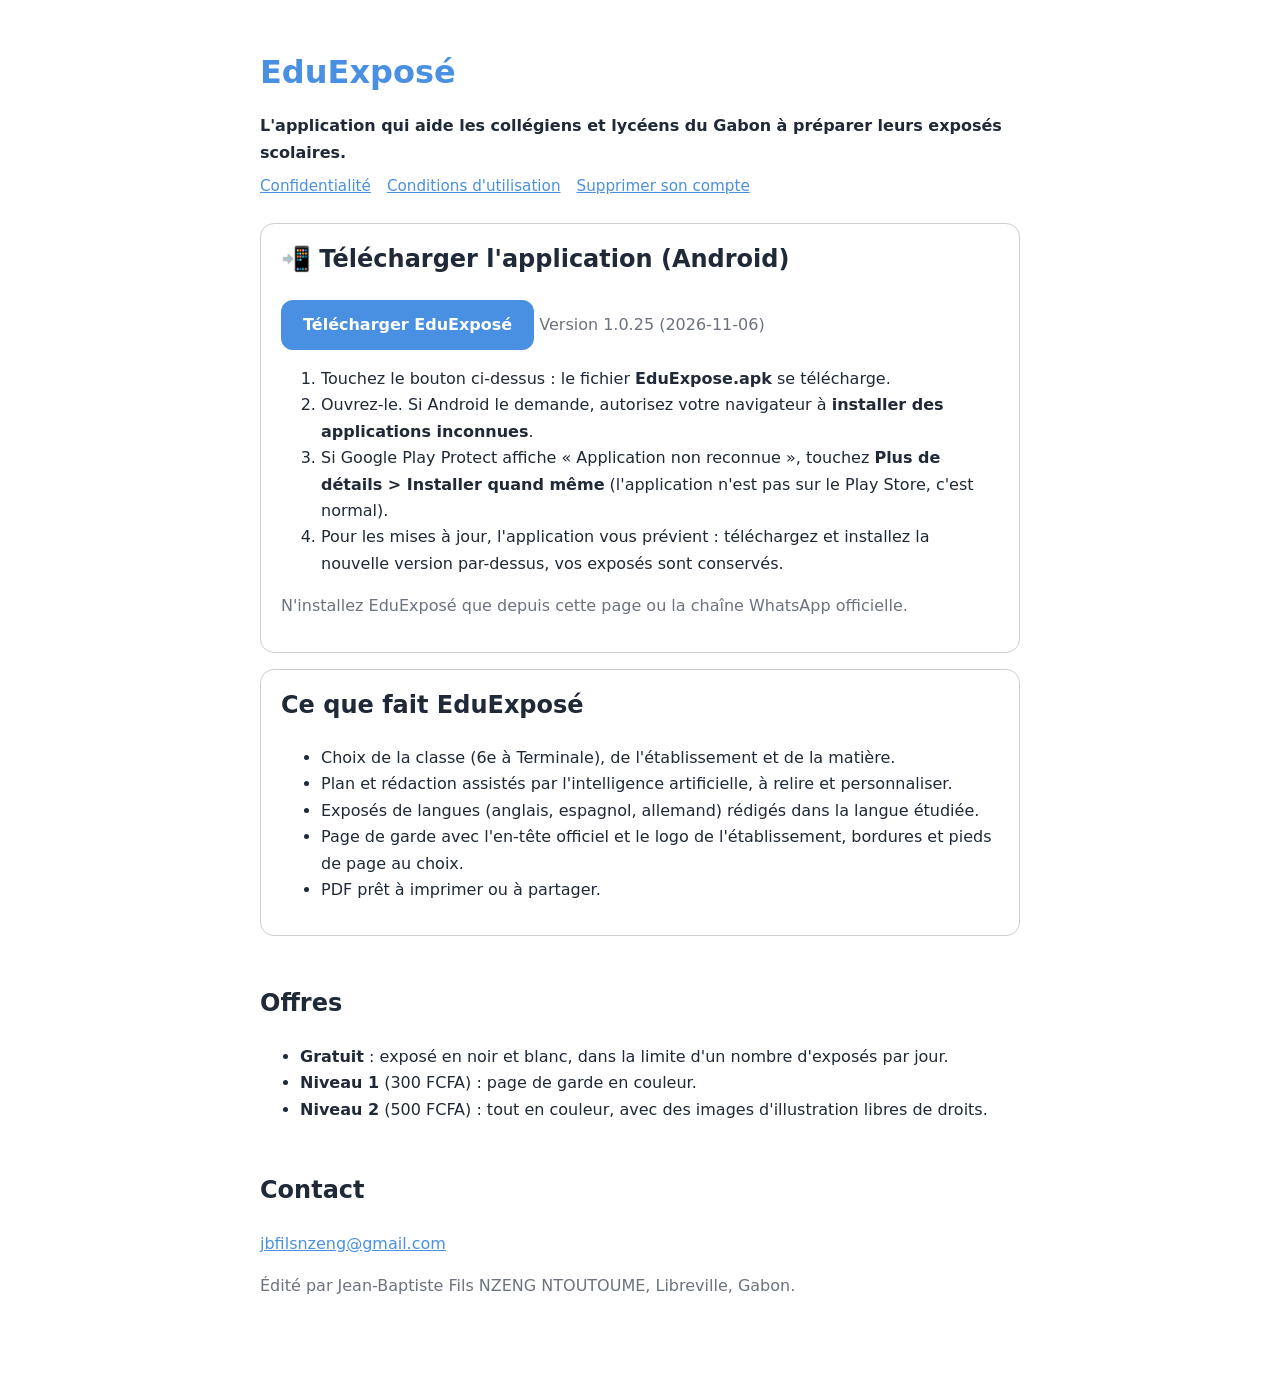
<file: index.html>
<!doctype html>
<html lang="fr"><head><meta charset="utf-8"><meta name="viewport" content="width=device-width,initial-scale=1">
<title>EduExposé – Exposés scolaires avec l'IA</title>
<meta name="description" content="EduExposé aide les collégiens et lycéens du Gabon à préparer leurs exposés scolaires : plan, rédaction assistée par l'IA, page de garde et PDF prêt à imprimer.">
<link rel="stylesheet" href="_style.css"></head><body>
<h1>EduExposé</h1>
<p><strong>L'application qui aide les collégiens et lycéens du Gabon à préparer leurs exposés scolaires.</strong></p>
<nav><a href="confidentialite.html">Confidentialité</a><a href="conditions.html">Conditions d'utilisation</a><a href="suppression-compte.html">Supprimer son compte</a></nav>

<div class="card" id="telecharger">
<h2 style="margin-top:0">📲 Télécharger l'application (Android)</h2>
<p><a class="btn" href="https://github.com/Jbfils1997/eduexpose-site/releases/latest/download/EduExpose.apk">Télécharger EduExposé</a>
<span class="muted" id="version"></span></p>
<ol>
  <li>Touchez le bouton ci-dessus : le fichier <strong>EduExpose.apk</strong> se télécharge.</li>
  <li>Ouvrez-le. Si Android le demande, autorisez votre navigateur à <strong>installer des applications inconnues</strong>.</li>
  <li>Si Google Play Protect affiche « Application non reconnue », touchez <strong>Plus de détails &gt; Installer quand même</strong> (l'application n'est pas sur le Play Store, c'est normal).</li>
  <li>Pour les mises à jour, l'application vous prévient : téléchargez et installez la nouvelle version par-dessus, vos exposés sont conservés.</li>
</ol>
<p class="muted">N'installez EduExposé que depuis cette page ou la chaîne WhatsApp officielle.</p>
</div>

<div class="card">
<h2 style="margin-top:0">Ce que fait EduExposé</h2>
<ul>
  <li>Choix de la classe (6e à Terminale), de l'établissement et de la matière.</li>
  <li>Plan et rédaction assistés par l'intelligence artificielle, à relire et personnaliser.</li>
  <li>Exposés de langues (anglais, espagnol, allemand) rédigés dans la langue étudiée.</li>
  <li>Page de garde avec l'en-tête officiel et le logo de l'établissement, bordures et pieds de page au choix.</li>
  <li>PDF prêt à imprimer ou à partager.</li>
</ul>
</div>

<h2>Offres</h2>
<ul>
  <li><strong>Gratuit</strong> : exposé en noir et blanc, dans la limite d'un nombre d'exposés par jour.</li>
  <li><strong>Niveau 1</strong> (300 FCFA) : page de garde en couleur.</li>
  <li><strong>Niveau 2</strong> (500 FCFA) : tout en couleur, avec des images d'illustration libres de droits.</li>
</ul>

<h2>Contact</h2>
<p><a href="mailto:jbfilsnzeng@gmail.com">jbfilsnzeng@gmail.com</a></p>
<p class="muted">Édité par Jean-Baptiste Fils NZENG NTOUTOUME, Libreville, Gabon.</p>
<script>
fetch('version.json?t=' + Date.now()).then(r => r.ok ? r.json() : null).then(v => {
  if (v && v.version) document.getElementById('version').textContent = ' Version ' + v.version + (v.date ? ' (' + v.date + ')' : '');
}).catch(() => {});
</script>
</body></html>
</file>
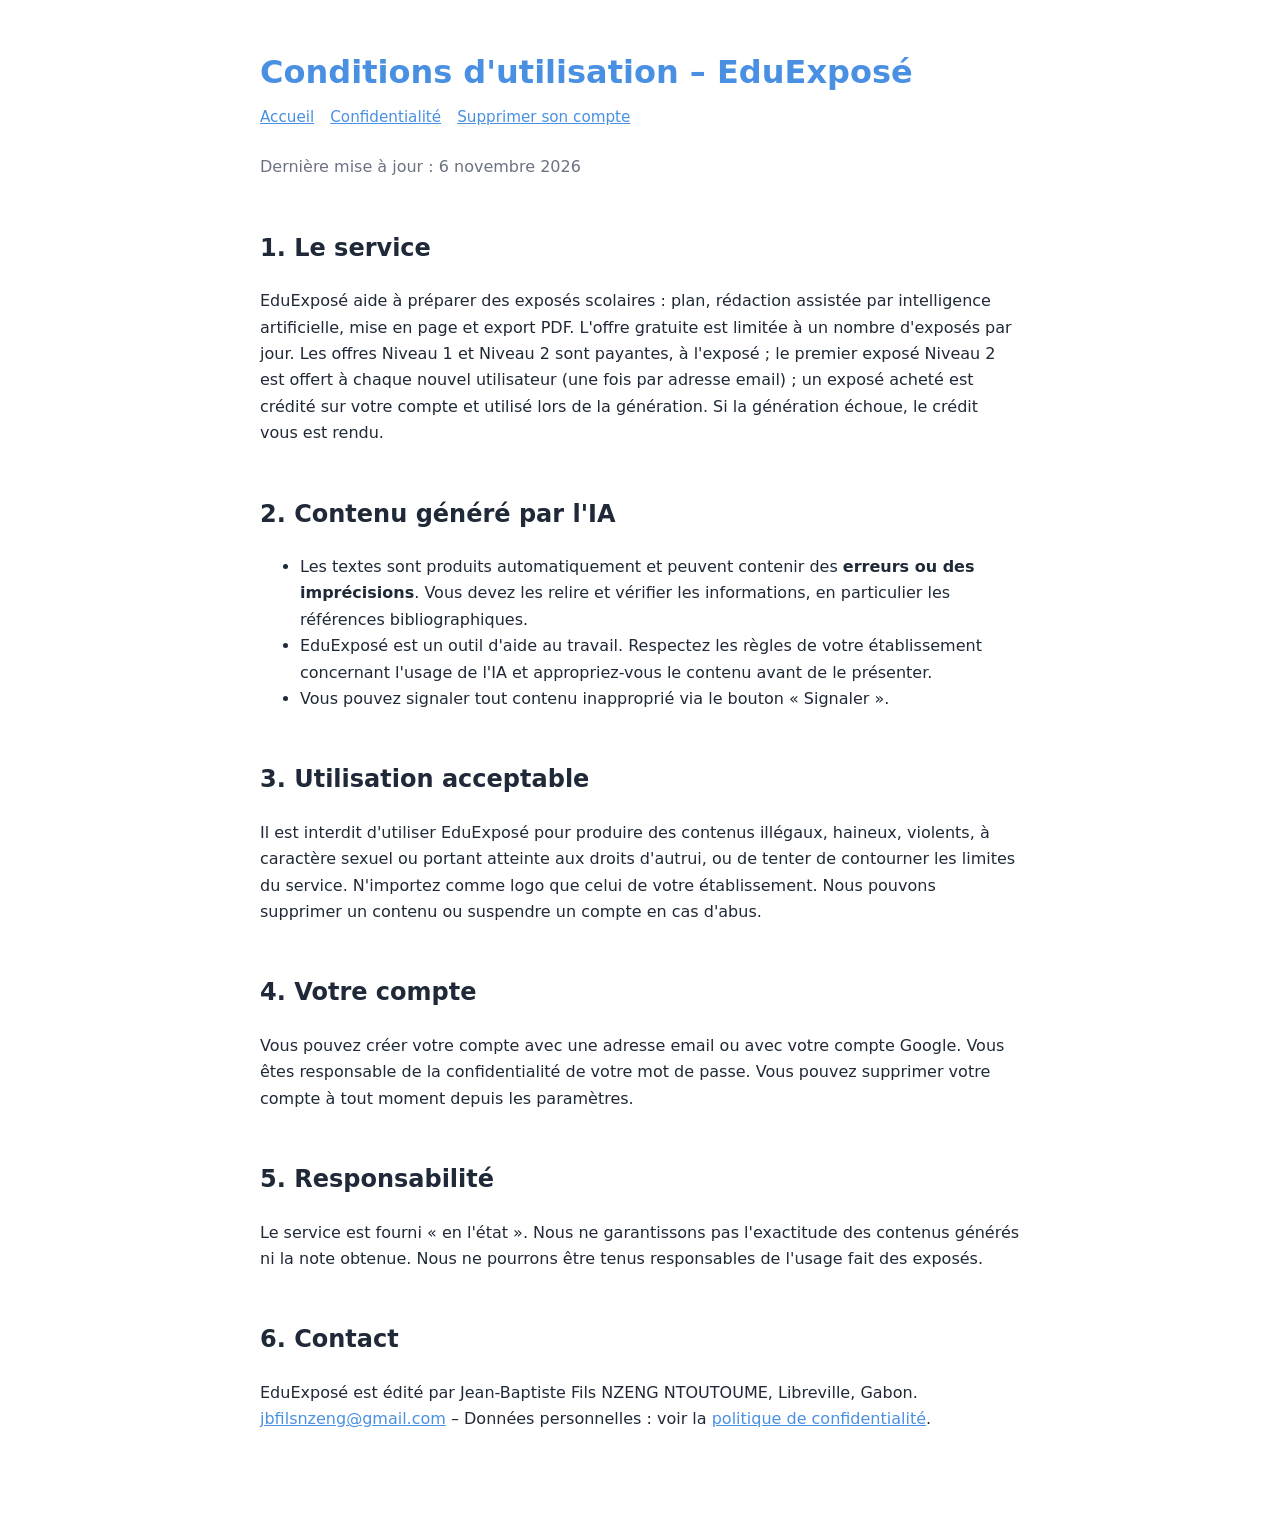
<file: conditions.html>
<!doctype html>
<html lang="fr"><head><meta charset="utf-8"><meta name="viewport" content="width=device-width,initial-scale=1">
<title>EduExposé – Conditions d'utilisation</title><link rel="stylesheet" href="_style.css"></head><body>
<h1>Conditions d'utilisation – EduExposé</h1>
<nav><a href="index.html">Accueil</a><a href="confidentialite.html">Confidentialité</a><a href="suppression-compte.html">Supprimer son compte</a></nav>
<p class="muted">Dernière mise à jour : 6 novembre 2026</p>

<h2>1. Le service</h2>
<p>EduExposé aide à préparer des exposés scolaires : plan, rédaction assistée par intelligence artificielle, mise en page et export PDF. L'offre gratuite est limitée à un nombre d'exposés par jour. Les offres Niveau 1 et Niveau 2 sont payantes, à l'exposé ; le premier exposé Niveau 2 est offert à chaque nouvel utilisateur (une fois par adresse email) ; un exposé acheté est crédité sur votre compte et utilisé lors de la génération. Si la génération échoue, le crédit vous est rendu.</p>

<h2>2. Contenu généré par l'IA</h2>
<ul>
  <li>Les textes sont produits automatiquement et peuvent contenir des <strong>erreurs ou des imprécisions</strong>. Vous devez les relire et vérifier les informations, en particulier les références bibliographiques.</li>
  <li>EduExposé est un outil d'aide au travail. Respectez les règles de votre établissement concernant l'usage de l'IA et appropriez-vous le contenu avant de le présenter.</li>
  <li>Vous pouvez signaler tout contenu inapproprié via le bouton « Signaler ».</li>
</ul>

<h2>3. Utilisation acceptable</h2>
<p>Il est interdit d'utiliser EduExposé pour produire des contenus illégaux, haineux, violents, à caractère sexuel ou portant atteinte aux droits d'autrui, ou de tenter de contourner les limites du service. N'importez comme logo que celui de votre établissement. Nous pouvons supprimer un contenu ou suspendre un compte en cas d'abus.</p>

<h2>4. Votre compte</h2>
<p>Vous pouvez créer votre compte avec une adresse email ou avec votre compte Google. Vous êtes responsable de la confidentialité de votre mot de passe. Vous pouvez supprimer votre compte à tout moment depuis les paramètres.</p>

<h2>5. Responsabilité</h2>
<p>Le service est fourni « en l'état ». Nous ne garantissons pas l'exactitude des contenus générés ni la note obtenue. Nous ne pourrons être tenus responsables de l'usage fait des exposés.</p>

<h2>6. Contact</h2>
<p>EduExposé est édité par Jean-Baptiste Fils NZENG NTOUTOUME, Libreville, Gabon. <a href="mailto:jbfilsnzeng@gmail.com">jbfilsnzeng@gmail.com</a> – Données personnelles : voir la <a href="confidentialite.html">politique de confidentialité</a>.</p>
</body></html>
</file>
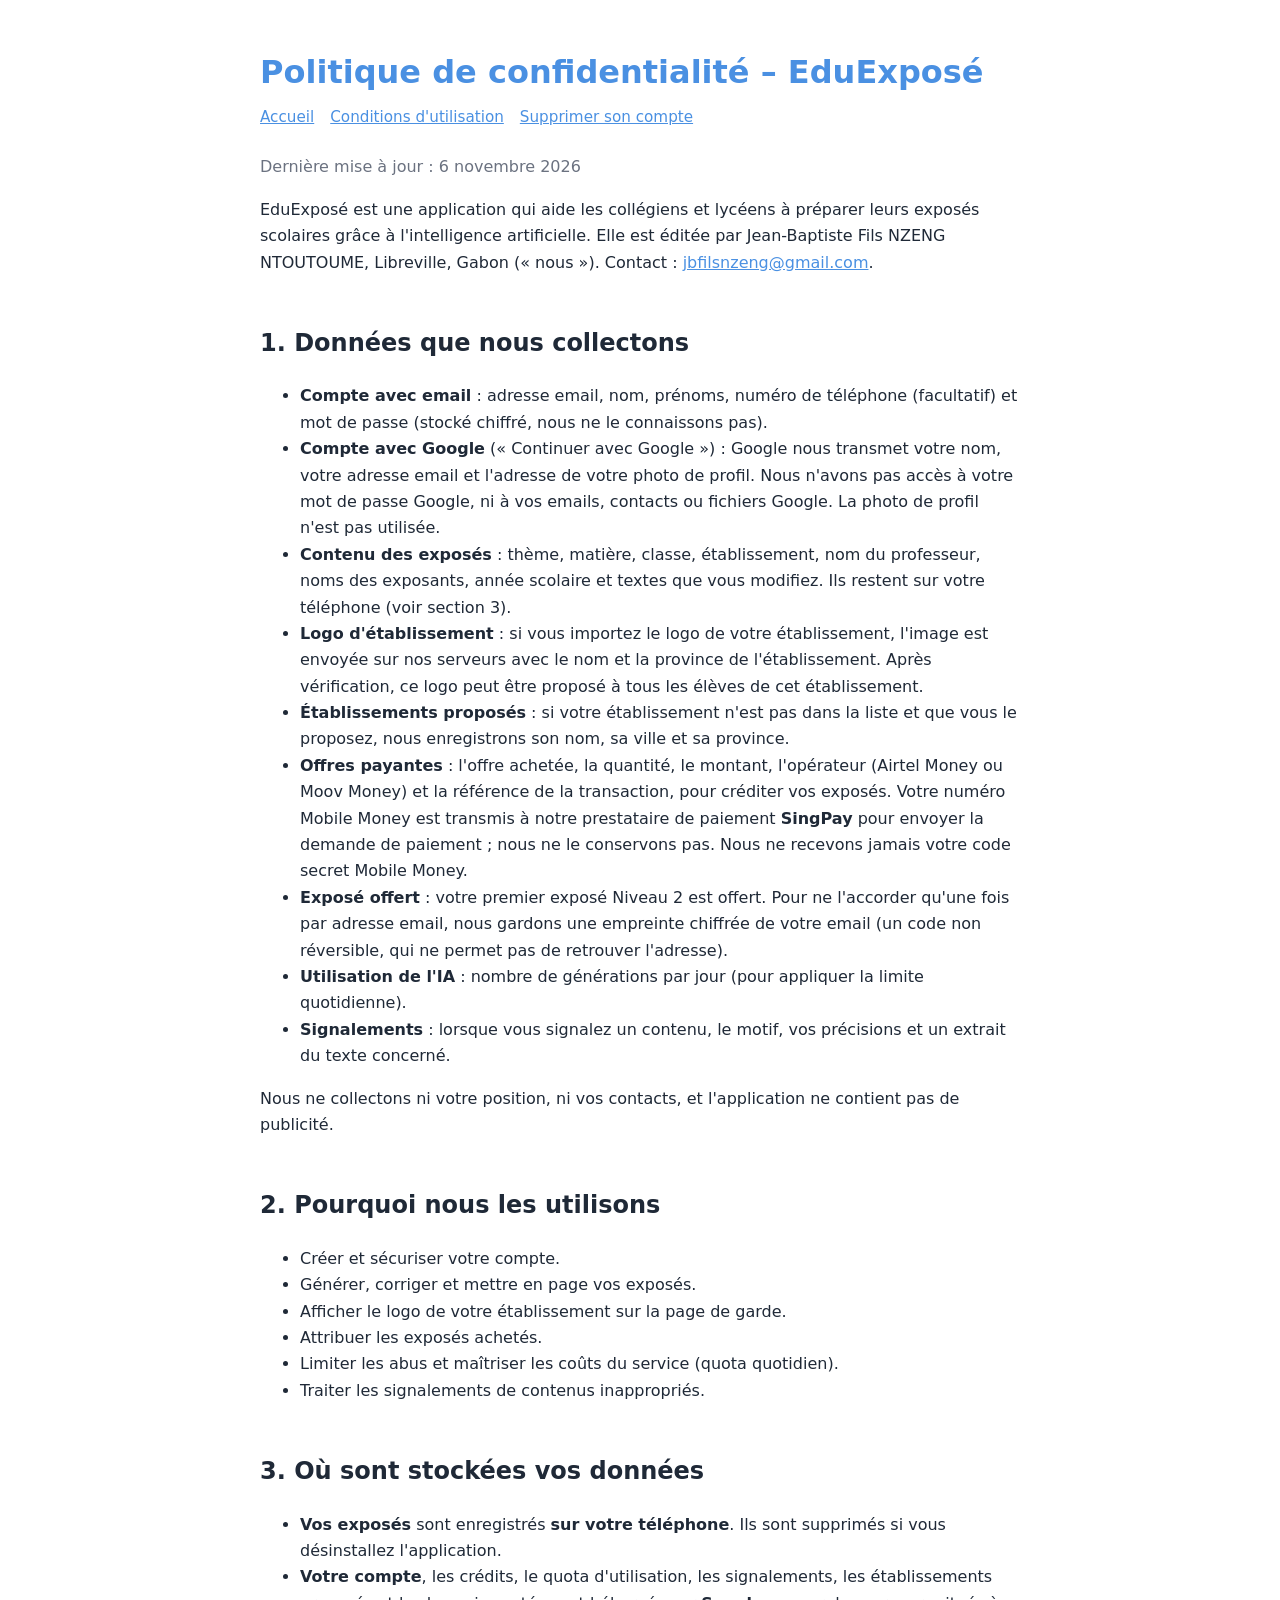
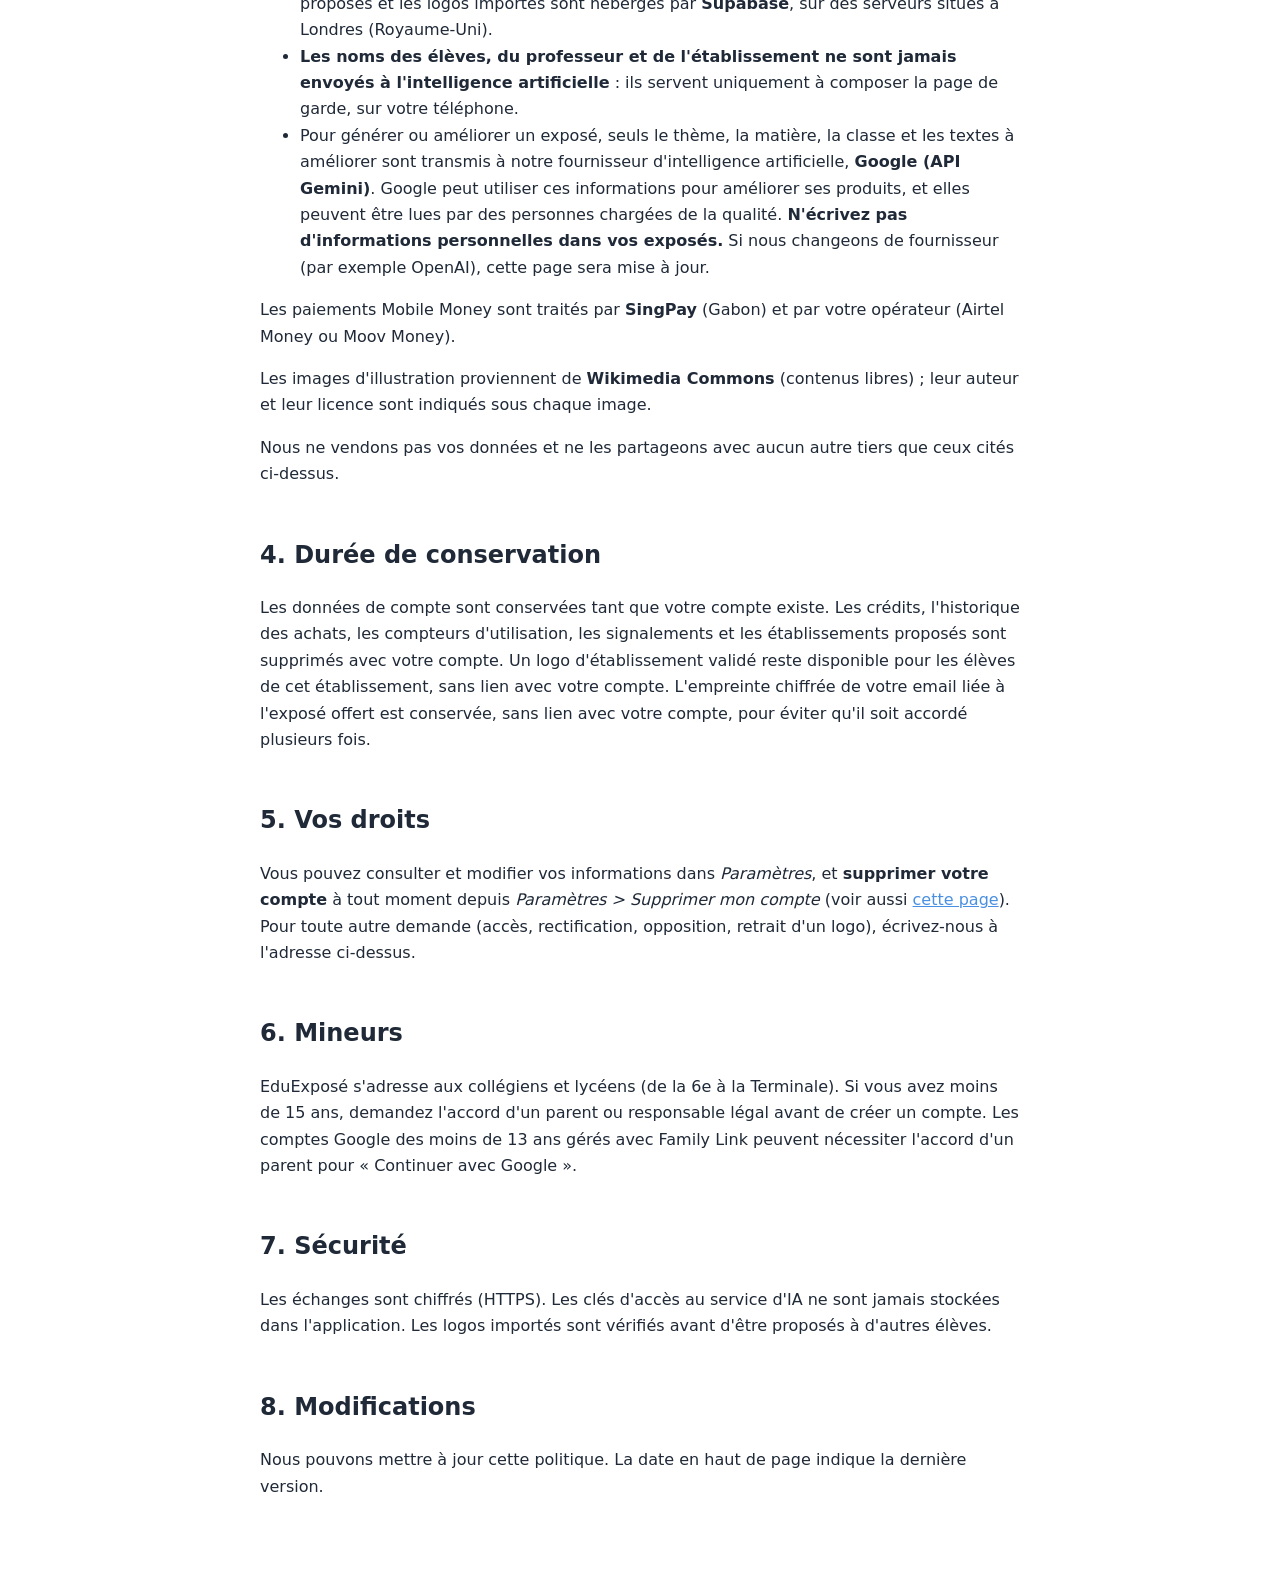
<file: confidentialite.html>
<!doctype html>
<html lang="fr"><head><meta charset="utf-8"><meta name="viewport" content="width=device-width,initial-scale=1">
<title>EduExposé – Politique de confidentialité</title><link rel="stylesheet" href="_style.css"></head><body>
<h1>Politique de confidentialité – EduExposé</h1>
<nav><a href="index.html">Accueil</a><a href="conditions.html">Conditions d'utilisation</a><a href="suppression-compte.html">Supprimer son compte</a></nav>
<p class="muted">Dernière mise à jour : 6 novembre 2026</p>

<p>EduExposé est une application qui aide les collégiens et lycéens à préparer leurs exposés scolaires grâce à l'intelligence artificielle. Elle est éditée par Jean-Baptiste Fils NZENG NTOUTOUME, Libreville, Gabon (« nous »). Contact : <a href="mailto:jbfilsnzeng@gmail.com">jbfilsnzeng@gmail.com</a>.</p>

<h2>1. Données que nous collectons</h2>
<ul>
  <li><strong>Compte avec email</strong> : adresse email, nom, prénoms, numéro de téléphone (facultatif) et mot de passe (stocké chiffré, nous ne le connaissons pas).</li>
  <li><strong>Compte avec Google</strong> (« Continuer avec Google ») : Google nous transmet votre nom, votre adresse email et l'adresse de votre photo de profil. Nous n'avons pas accès à votre mot de passe Google, ni à vos emails, contacts ou fichiers Google. La photo de profil n'est pas utilisée.</li>
  <li><strong>Contenu des exposés</strong> : thème, matière, classe, établissement, nom du professeur, noms des exposants, année scolaire et textes que vous modifiez. Ils restent sur votre téléphone (voir section 3).</li>
  <li><strong>Logo d'établissement</strong> : si vous importez le logo de votre établissement, l'image est envoyée sur nos serveurs avec le nom et la province de l'établissement. Après vérification, ce logo peut être proposé à tous les élèves de cet établissement.</li>
  <li><strong>Établissements proposés</strong> : si votre établissement n'est pas dans la liste et que vous le proposez, nous enregistrons son nom, sa ville et sa province.</li>
  <li><strong>Offres payantes</strong> : l'offre achetée, la quantité, le montant, l'opérateur (Airtel Money ou Moov Money) et la référence de la transaction, pour créditer vos exposés. Votre numéro Mobile Money est transmis à notre prestataire de paiement <strong>SingPay</strong> pour envoyer la demande de paiement ; nous ne le conservons pas. Nous ne recevons jamais votre code secret Mobile Money.</li>
  <li><strong>Exposé offert</strong> : votre premier exposé Niveau 2 est offert. Pour ne l'accorder qu'une fois par adresse email, nous gardons une empreinte chiffrée de votre email (un code non réversible, qui ne permet pas de retrouver l'adresse).</li>
  <li><strong>Utilisation de l'IA</strong> : nombre de générations par jour (pour appliquer la limite quotidienne).</li>
  <li><strong>Signalements</strong> : lorsque vous signalez un contenu, le motif, vos précisions et un extrait du texte concerné.</li>
</ul>
<p>Nous ne collectons ni votre position, ni vos contacts, et l'application ne contient pas de publicité.</p>

<h2>2. Pourquoi nous les utilisons</h2>
<ul>
  <li>Créer et sécuriser votre compte.</li>
  <li>Générer, corriger et mettre en page vos exposés.</li>
  <li>Afficher le logo de votre établissement sur la page de garde.</li>
  <li>Attribuer les exposés achetés.</li>
  <li>Limiter les abus et maîtriser les coûts du service (quota quotidien).</li>
  <li>Traiter les signalements de contenus inappropriés.</li>
</ul>

<h2>3. Où sont stockées vos données</h2>
<ul>
  <li><strong>Vos exposés</strong> sont enregistrés <strong>sur votre téléphone</strong>. Ils sont supprimés si vous désinstallez l'application.</li>
  <li><strong>Votre compte</strong>, les crédits, le quota d'utilisation, les signalements, les établissements proposés et les logos importés sont hébergés par <strong>Supabase</strong>, sur des serveurs situés à Londres (Royaume-Uni).</li>
  <li><strong>Les noms des élèves, du professeur et de l'établissement ne sont jamais envoyés à l'intelligence artificielle</strong> : ils servent uniquement à composer la page de garde, sur votre téléphone.</li>
  <li>Pour générer ou améliorer un exposé, seuls le thème, la matière, la classe et les textes à améliorer sont transmis à notre fournisseur d'intelligence artificielle, <strong>Google (API Gemini)</strong>. Google peut utiliser ces informations pour améliorer ses produits, et elles peuvent être lues par des personnes chargées de la qualité. <strong>N'écrivez pas d'informations personnelles dans vos exposés.</strong> Si nous changeons de fournisseur (par exemple OpenAI), cette page sera mise à jour.</li>
</ul>
<p>Les paiements Mobile Money sont traités par <strong>SingPay</strong> (Gabon) et par votre opérateur (Airtel Money ou Moov Money).</p>
<p>Les images d'illustration proviennent de <strong>Wikimedia Commons</strong> (contenus libres) ; leur auteur et leur licence sont indiqués sous chaque image.</p>
<p>Nous ne vendons pas vos données et ne les partageons avec aucun autre tiers que ceux cités ci-dessus.</p>

<h2>4. Durée de conservation</h2>
<p>Les données de compte sont conservées tant que votre compte existe. Les crédits, l'historique des achats, les compteurs d'utilisation, les signalements et les établissements proposés sont supprimés avec votre compte. Un logo d'établissement validé reste disponible pour les élèves de cet établissement, sans lien avec votre compte. L'empreinte chiffrée de votre email liée à l'exposé offert est conservée, sans lien avec votre compte, pour éviter qu'il soit accordé plusieurs fois.</p>

<h2>5. Vos droits</h2>
<p>Vous pouvez consulter et modifier vos informations dans <em>Paramètres</em>, et <strong>supprimer votre compte</strong> à tout moment depuis <em>Paramètres &gt; Supprimer mon compte</em> (voir aussi <a href="suppression-compte.html">cette page</a>). Pour toute autre demande (accès, rectification, opposition, retrait d'un logo), écrivez-nous à l'adresse ci-dessus.</p>

<h2>6. Mineurs</h2>
<p>EduExposé s'adresse aux collégiens et lycéens (de la 6e à la Terminale). Si vous avez moins de 15 ans, demandez l'accord d'un parent ou responsable légal avant de créer un compte. Les comptes Google des moins de 13 ans gérés avec Family Link peuvent nécessiter l'accord d'un parent pour « Continuer avec Google ».</p>

<h2>7. Sécurité</h2>
<p>Les échanges sont chiffrés (HTTPS). Les clés d'accès au service d'IA ne sont jamais stockées dans l'application. Les logos importés sont vérifiés avant d'être proposés à d'autres élèves.</p>

<h2>8. Modifications</h2>
<p>Nous pouvons mettre à jour cette politique. La date en haut de page indique la dernière version.</p>
</body></html>
</file>
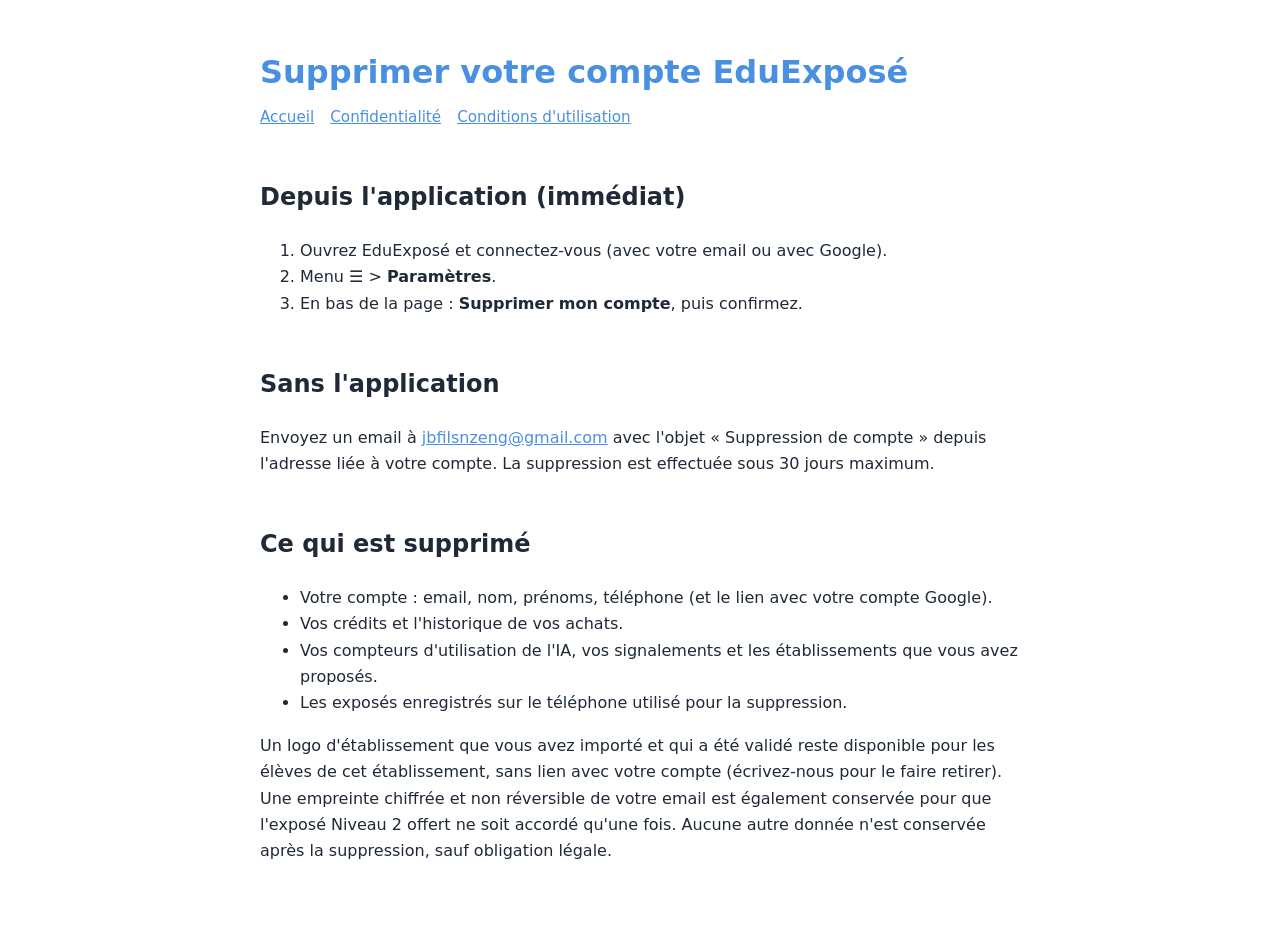
<file: suppression-compte.html>
<!doctype html>
<html lang="fr"><head><meta charset="utf-8"><meta name="viewport" content="width=device-width,initial-scale=1">
<title>EduExposé – Supprimer son compte</title><link rel="stylesheet" href="_style.css"></head><body>
<h1>Supprimer votre compte EduExposé</h1>
<nav><a href="index.html">Accueil</a><a href="confidentialite.html">Confidentialité</a><a href="conditions.html">Conditions d'utilisation</a></nav>

<h2>Depuis l'application (immédiat)</h2>
<ol>
  <li>Ouvrez EduExposé et connectez-vous (avec votre email ou avec Google).</li>
  <li>Menu ☰ &gt; <strong>Paramètres</strong>.</li>
  <li>En bas de la page : <strong>Supprimer mon compte</strong>, puis confirmez.</li>
</ol>

<h2>Sans l'application</h2>
<p>Envoyez un email à <a href="mailto:jbfilsnzeng@gmail.com?subject=Suppression%20de%20compte%20EduExpos%C3%A9">jbfilsnzeng@gmail.com</a> avec l'objet « Suppression de compte » depuis l'adresse liée à votre compte. La suppression est effectuée sous 30 jours maximum.</p>

<h2>Ce qui est supprimé</h2>
<ul>
  <li>Votre compte : email, nom, prénoms, téléphone (et le lien avec votre compte Google).</li>
  <li>Vos crédits et l'historique de vos achats.</li>
  <li>Vos compteurs d'utilisation de l'IA, vos signalements et les établissements que vous avez proposés.</li>
  <li>Les exposés enregistrés sur le téléphone utilisé pour la suppression.</li>
</ul>
<p>Un logo d'établissement que vous avez importé et qui a été validé reste disponible pour les élèves de cet établissement, sans lien avec votre compte (écrivez-nous pour le faire retirer). Une empreinte chiffrée et non réversible de votre email est également conservée pour que l'exposé Niveau 2 offert ne soit accordé qu'une fois. Aucune autre donnée n'est conservée après la suppression, sauf obligation légale.</p>
</body></html>
</file>
<file: _style.css>
:root{--fg:#1f2937;--muted:#6b7280;--accent:#4A90E2;--bg:#ffffff}
@media (prefers-color-scheme:dark){:root{--fg:#e5e7eb;--muted:#9ca3af;--bg:#111827}}
body{font-family:system-ui,-apple-system,"Segoe UI",Roboto,sans-serif;max-width:760px;margin:0 auto;padding:32px 16px 64px;line-height:1.65;color:var(--fg);background:var(--bg)}
h1{color:var(--accent);line-height:1.2}h2{margin-top:2em}small,.muted{color:var(--muted)}a{color:var(--accent)}
nav{margin:-8px 0 24px;font-size:.95em}nav a{margin-right:16px}
.card{border:1px solid color-mix(in srgb,var(--muted) 35%,transparent);border-radius:14px;padding:16px 20px;margin:16px 0}
.btn{display:inline-block;padding:12px 22px;background:var(--accent);color:#fff!important;border-radius:12px;text-decoration:none;font-weight:700}
</file>
